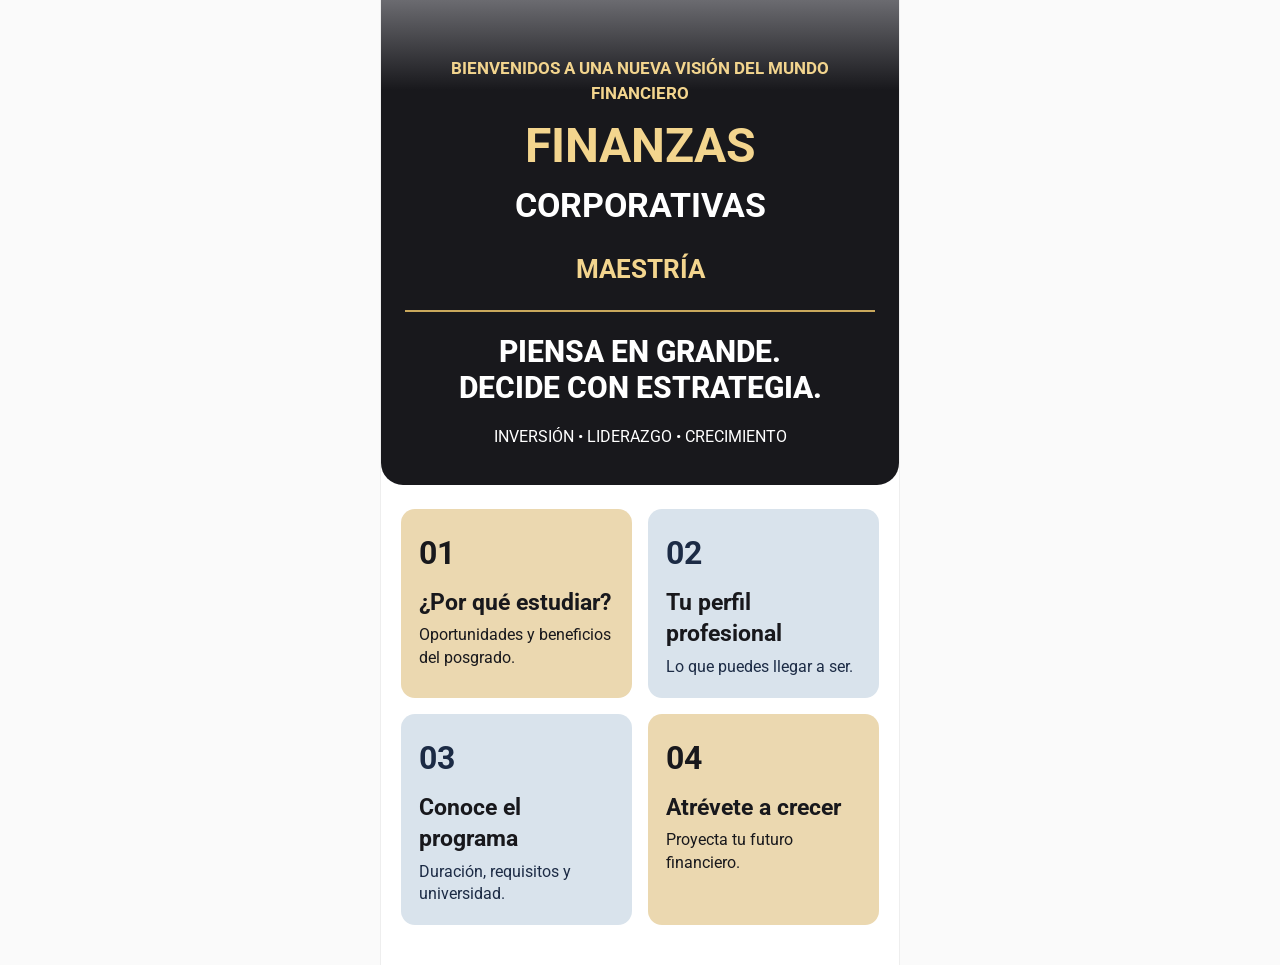
<file: index.html>
<!DOCTYPE html>
<html lang="es">
<head>
<meta charset="UTF-8">
<meta name="viewport" content="width=device-width, initial-scale=1">
<title>Maestría en Finanzas Corporativas</title>
<link rel="preconnect" href="https://fonts.googleapis.com">
<link href="https://fonts.googleapis.com/css2?family=Roboto:wght@400;500;700;800&display=swap" rel="stylesheet">
<link rel="stylesheet" href="styles.css">
</head>
<body>
<main class="contenedor">
  <header class="portada">
    <p class="saludo">BIENVENIDOS A UNA NUEVA VISIÓN DEL MUNDO FINANCIERO</p>
    <h1>FINANZAS</h1>
    <p class="sub">CORPORATIVAS</p>
    <p class="maestria">MAESTRÍA</p>
    <hr>
    <p class="lema">PIENSA EN GRANDE.<br>DECIDE CON ESTRATEGIA.</p>
    <p class="pilares">INVERSIÓN • LIDERAZGO • CRECIMIENTO</p>
  </header>

  <nav class="rejilla" aria-label="Secciones">
    <a class="tarjeta dorada" href="por-que-estudiar.html">
      <div class="num">01</div><h2>¿Por qué estudiar?</h2><p>Oportunidades y beneficios del posgrado.</p>
    </a>
    <a class="tarjeta azul" href="perfil-profesional.html">
      <div class="num">02</div><h2>Tu perfil profesional</h2><p>Lo que puedes llegar a ser.</p>
    </a>
    <a class="tarjeta azul" href="conoce-el-programa.html">
      <div class="num">03</div><h2>Conoce el programa</h2><p>Duración, requisitos y universidad.</p>
    </a>
    <a class="tarjeta dorada" href="atrevete-a-crecer.html">
      <div class="num">04</div><h2>Atrévete a crecer</h2><p>Proyecta tu futuro financiero.</p>
    </a>
  </nav>
</main>
<script src="script.js"></script>
</body>
</html>
</file>
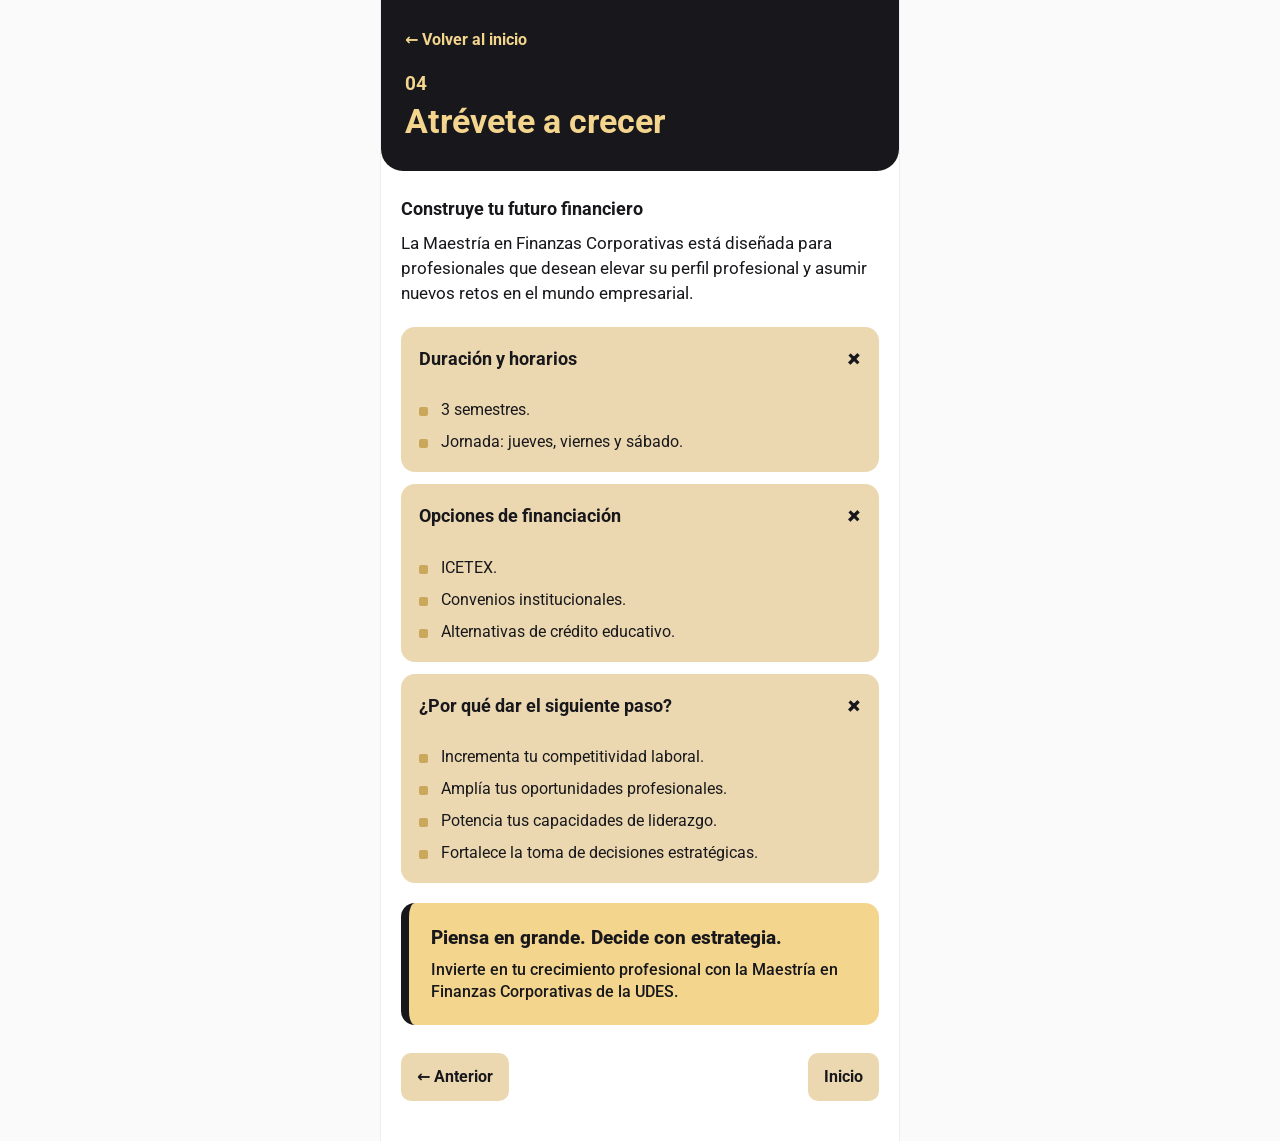
<file: atrevete-a-crecer.html>
<!DOCTYPE html>
<html lang="es">
<head>
<meta charset="UTF-8">
<meta name="viewport" content="width=device-width, initial-scale=1">
<title>Atrévete a crecer | Maestría en Finanzas Corporativas</title>
<link rel="preconnect" href="https://fonts.googleapis.com">
<link href="https://fonts.googleapis.com/css2?family=Roboto:wght@400;500;700;800&display=swap" rel="stylesheet">
<link rel="stylesheet" href="styles.css">
</head>
<body class="tema-dorado">
<main class="contenedor">
  <header class="cabecera-int">
    <a class="volver" href="index.html">← Volver al inicio</a>
    <div class="num">04</div>
    <h1>Atrévete a crecer</h1>
  </header>
  <p class="destacado">Construye tu futuro financiero</p>
  <p class="intro">La Maestría en Finanzas Corporativas está diseñada para profesionales que desean elevar su perfil profesional y asumir nuevos retos en el mundo empresarial.</p>
  <div class="acordeon">
    <section class="item"><button aria-expanded="true">Duración y horarios</button><div class="panel"><div><ul><li>3 semestres.</li><li>Jornada: jueves, viernes y sábado.</li></ul></div></div></section>
    <section class="item"><button aria-expanded="true">Opciones de financiación</button><div class="panel"><div><ul><li>ICETEX.</li><li>Convenios institucionales.</li><li>Alternativas de crédito educativo.</li></ul></div></div></section>
    <section class="item"><button aria-expanded="true">¿Por qué dar el siguiente paso?</button><div class="panel"><div><ul><li>Incrementa tu competitividad laboral.</li><li>Amplía tus oportunidades profesionales.</li><li>Potencia tus capacidades de liderazgo.</li><li>Fortalece la toma de decisiones estratégicas.</li></ul></div></div></section>
  </div>
  <div class="mensaje">
    <p>Piensa en grande. Decide con estrategia.</p>
    <p>Invierte en tu crecimiento profesional con la Maestría en Finanzas Corporativas de la UDES.</p>
  </div>
  <nav class="siguiente" aria-label="Navegación"><a href="conoce-el-programa.html">← Anterior</a><a href="index.html">Inicio</a></nav>
</main>
<script src="script.js"></script>
</body>
</html>
</file>
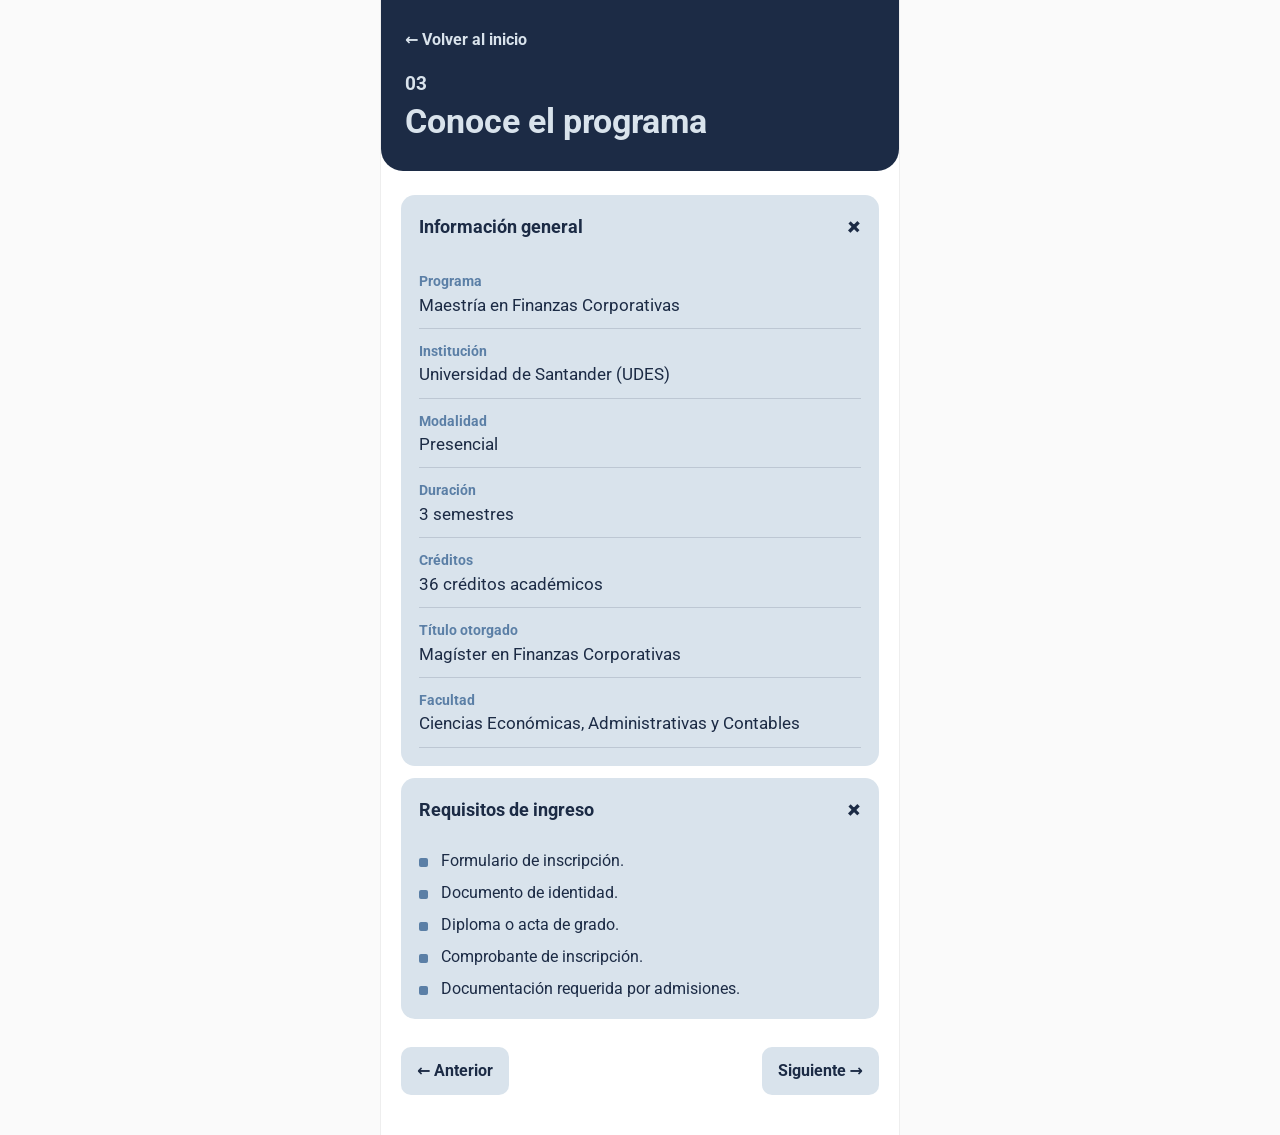
<file: conoce-el-programa.html>
<!DOCTYPE html>
<html lang="es">
<head>
<meta charset="UTF-8">
<meta name="viewport" content="width=device-width, initial-scale=1">
<title>Conoce el programa | Maestría en Finanzas Corporativas</title>
<link rel="preconnect" href="https://fonts.googleapis.com">
<link href="https://fonts.googleapis.com/css2?family=Roboto:wght@400;500;700;800&display=swap" rel="stylesheet">
<link rel="stylesheet" href="styles.css">
</head>
<body class="tema-azul">
<main class="contenedor">
  <header class="cabecera-int">
    <a class="volver" href="index.html">← Volver al inicio</a>
    <div class="num">03</div>
    <h1>Conoce el programa</h1>
  </header>
  <div class="acordeon">
    <section class="item"><button aria-expanded="true">Información general</button><div class="panel"><div><dl class="ficha"><dt>Programa</dt><dd>Maestría en Finanzas Corporativas</dd><dt>Institución</dt><dd>Universidad de Santander (UDES)</dd><dt>Modalidad</dt><dd>Presencial</dd><dt>Duración</dt><dd>3 semestres</dd><dt>Créditos</dt><dd>36 créditos académicos</dd><dt>Título otorgado</dt><dd>Magíster en Finanzas Corporativas</dd><dt>Facultad</dt><dd>Ciencias Económicas, Administrativas y Contables</dd></dl></div></div></section>
    <section class="item"><button aria-expanded="true">Requisitos de ingreso</button><div class="panel"><div><ul><li>Formulario de inscripción.</li><li>Documento de identidad.</li><li>Diploma o acta de grado.</li><li>Comprobante de inscripción.</li><li>Documentación requerida por admisiones.</li></ul></div></div></section>
  </div>
  <nav class="siguiente" aria-label="Navegación"><a href="perfil-profesional.html">← Anterior</a><a href="atrevete-a-crecer.html">Siguiente →</a></nav>
</main>
<script src="script.js"></script>
</body>
</html>
</file>
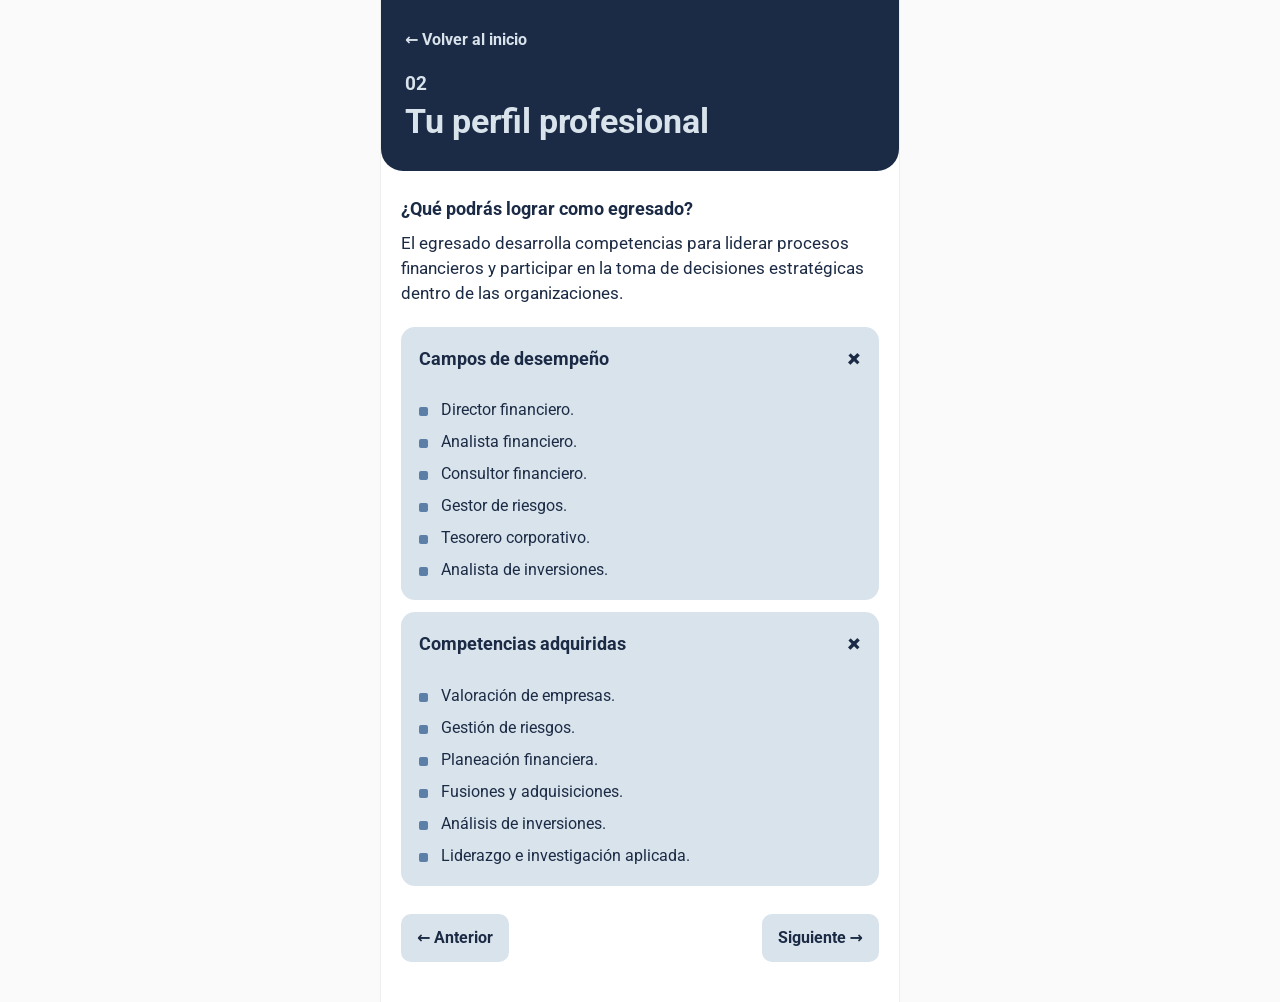
<file: perfil-profesional.html>
<!DOCTYPE html>
<html lang="es">
<head>
<meta charset="UTF-8">
<meta name="viewport" content="width=device-width, initial-scale=1">
<title>Tu perfil profesional | Maestría en Finanzas Corporativas</title>
<link rel="preconnect" href="https://fonts.googleapis.com">
<link href="https://fonts.googleapis.com/css2?family=Roboto:wght@400;500;700;800&display=swap" rel="stylesheet">
<link rel="stylesheet" href="styles.css">
</head>
<body class="tema-azul">
<main class="contenedor">
  <header class="cabecera-int">
    <a class="volver" href="index.html">← Volver al inicio</a>
    <div class="num">02</div>
    <h1>Tu perfil profesional</h1>
  </header>
  <p class="destacado">¿Qué podrás lograr como egresado?</p>
  <p class="intro">El egresado desarrolla competencias para liderar procesos financieros y participar en la toma de decisiones estratégicas dentro de las organizaciones.</p>
  <div class="acordeon">
    <section class="item"><button aria-expanded="true">Campos de desempeño</button><div class="panel"><div><ul><li>Director financiero.</li><li>Analista financiero.</li><li>Consultor financiero.</li><li>Gestor de riesgos.</li><li>Tesorero corporativo.</li><li>Analista de inversiones.</li></ul></div></div></section>
    <section class="item"><button aria-expanded="true">Competencias adquiridas</button><div class="panel"><div><ul><li>Valoración de empresas.</li><li>Gestión de riesgos.</li><li>Planeación financiera.</li><li>Fusiones y adquisiciones.</li><li>Análisis de inversiones.</li><li>Liderazgo e investigación aplicada.</li></ul></div></div></section>
  </div>
  <nav class="siguiente" aria-label="Navegación"><a href="por-que-estudiar.html">← Anterior</a><a href="conoce-el-programa.html">Siguiente →</a></nav>
</main>
<script src="script.js"></script>
</body>
</html>
</file>
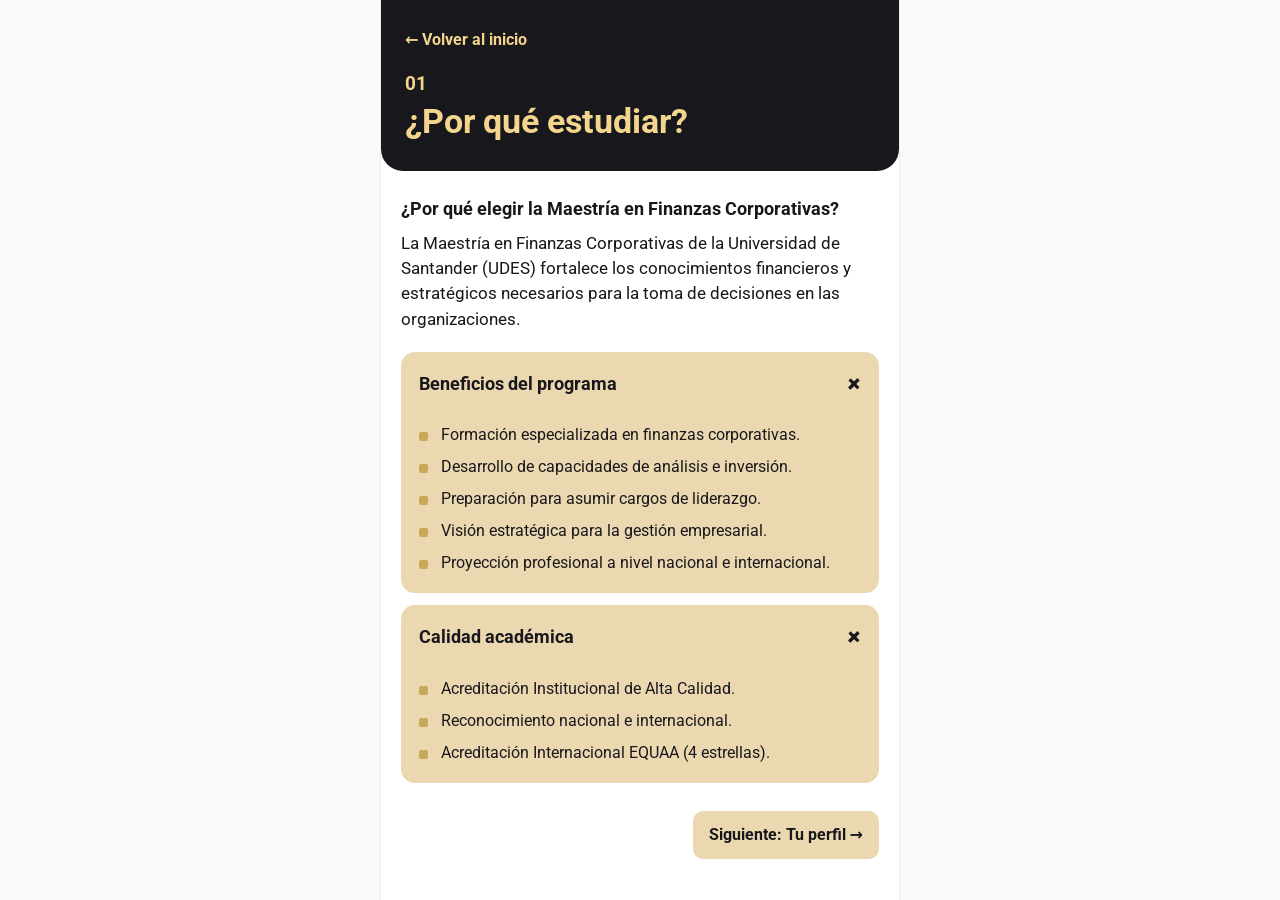
<file: por-que-estudiar.html>
<!DOCTYPE html>
<html lang="es">
<head>
<meta charset="UTF-8">
<meta name="viewport" content="width=device-width, initial-scale=1">
<title>¿Por qué estudiar? | Maestría en Finanzas Corporativas</title>
<link rel="preconnect" href="https://fonts.googleapis.com">
<link href="https://fonts.googleapis.com/css2?family=Roboto:wght@400;500;700;800&display=swap" rel="stylesheet">
<link rel="stylesheet" href="styles.css">
</head>
<body class="tema-dorado">
<main class="contenedor">
  <header class="cabecera-int">
    <a class="volver" href="index.html">← Volver al inicio</a>
    <div class="num">01</div>
    <h1>¿Por qué estudiar?</h1>
  </header>
  <p class="destacado">¿Por qué elegir la Maestría en Finanzas Corporativas?</p>
  <p class="intro">La Maestría en Finanzas Corporativas de la Universidad de Santander (UDES) fortalece los conocimientos financieros y estratégicos necesarios para la toma de decisiones en las organizaciones.</p>
  <div class="acordeon">
    <section class="item"><button aria-expanded="true">Beneficios del programa</button><div class="panel"><div><ul><li>Formación especializada en finanzas corporativas.</li><li>Desarrollo de capacidades de análisis e inversión.</li><li>Preparación para asumir cargos de liderazgo.</li><li>Visión estratégica para la gestión empresarial.</li><li>Proyección profesional a nivel nacional e internacional.</li></ul></div></div></section>
    <section class="item"><button aria-expanded="true">Calidad académica</button><div class="panel"><div><ul><li>Acreditación Institucional de Alta Calidad.</li><li>Reconocimiento nacional e internacional.</li><li>Acreditación Internacional EQUAA (4 estrellas).</li></ul></div></div></section>
  </div>
  <nav class="siguiente" aria-label="Navegación"><span></span><a href="perfil-profesional.html">Siguiente: Tu perfil →</a></nav>
</main>
<script src="script.js"></script>
</body>
</html>
</file>
<file: styles.css>
:root{
  --negro:#18181c; --dorado:#f3d58e; --dorado-claro:#ebd8b0; --linea:#c9a85c;
  --azul-claro:#d9e3ec; --azul-oscuro:#1c2b45; --azul-medio:#5b7fa6; --blanco:#fff; --fondo:#fafafa;
}
*{box-sizing:border-box;margin:0;padding:0}
html{scroll-behavior:smooth}
body{font-family:"Roboto",system-ui,-apple-system,"Segoe UI",Arial,sans-serif;background:var(--fondo);color:var(--negro);line-height:1.5}
.contenedor{max-width:520px;margin:0 auto;padding:0 20px 40px;background:var(--blanco);min-height:100vh;border-left:1px solid #eee;border-right:1px solid #eee}
a{color:inherit;text-decoration:none}
:focus-visible{outline:3px solid var(--linea);outline-offset:3px}

/* Portada */
.portada{background:linear-gradient(#6b6b70 0,var(--negro) 90px);color:var(--blanco);text-align:center;padding:56px 24px 36px;border-radius:0 0 22px 22px;margin:0 -20px 24px}
.portada .saludo{color:var(--dorado);font-weight:700;font-size:1.05rem}
.portada h1{font-size:3rem;line-height:1.1;color:var(--dorado);margin-top:14px}
.portada .sub{font-size:2.1rem;font-weight:700;margin-top:8px}
.portada .maestria{color:var(--dorado);font-size:1.6rem;font-weight:700;margin-top:18px}
.portada hr{border:0;border-top:2px solid var(--linea);margin:22px 0}
.portada .lema{font-size:1.9rem;font-weight:800;line-height:1.2}
.portada .pilares{font-size:1rem;margin-top:18px}

.rejilla{display:grid;grid-template-columns:1fr 1fr;gap:16px}
.tarjeta{display:block;border-radius:14px;padding:20px 18px;min-height:170px;transition:transform .2s,box-shadow .2s}
.tarjeta:hover,.tarjeta:focus-visible{transform:translateY(-4px);box-shadow:0 10px 22px rgba(0,0,0,.14)}
.tarjeta .num{font-size:2rem;font-weight:700}
.tarjeta h2{font-size:1.45rem;line-height:1.35;margin:10px 0 6px}
.tarjeta p{font-size:1rem;line-height:1.4}
.dorada{background:var(--dorado-claro)}
.azul{background:var(--azul-claro);color:var(--azul-oscuro)}
.azul h2{color:var(--negro)}

/* Temas de subpágina: dorado (01, 04) y azul (02, 03) */
.tema-dorado{--cab-fondo:var(--negro);--cab-titulo:var(--dorado);--cab-texto:var(--blanco);--item:var(--dorado-claro);--texto:var(--negro);--acento:var(--linea)}
.tema-azul{--cab-fondo:var(--azul-oscuro);--cab-titulo:var(--azul-claro);--cab-texto:var(--blanco);--item:var(--azul-claro);--texto:var(--azul-oscuro);--acento:var(--azul-medio)}

.cabecera-int{background:var(--cab-fondo);color:var(--cab-texto);margin:0 -20px 24px;padding:28px 24px 30px;border-radius:0 0 22px 22px}
.volver{display:inline-block;color:var(--cab-titulo);font-weight:700;margin-bottom:18px}
.volver:hover{text-decoration:underline}
.cabecera-int .num{color:var(--cab-titulo);font-size:1.2rem;font-weight:700}
.cabecera-int h1{color:var(--cab-titulo);font-size:2.1rem;line-height:1.15;margin:4px 0 0}
.destacado{font-size:1.15rem;font-weight:700;margin-bottom:8px;color:var(--texto)}
.intro{font-size:1.05rem;margin-bottom:20px;color:var(--texto)}

/* Bloques desplegables */
.acordeon{display:flex;flex-direction:column;gap:12px}
.item{border-radius:14px;overflow:hidden;background:var(--item);color:var(--texto)}
.item button{width:100%;display:flex;justify-content:space-between;align-items:center;gap:12px;padding:18px;border:0;background:none;font:inherit;font-size:1.15rem;font-weight:700;text-align:left;cursor:pointer;color:inherit}
.item button::after{content:"+";font-size:1.6rem;line-height:1;transition:transform .25s}
.item button[aria-expanded="true"]::after{transform:rotate(45deg)}
.panel{display:grid;grid-template-rows:0fr;transition:grid-template-rows .3s}
.panel>div{overflow:hidden}
.item button[aria-expanded="true"]+.panel{grid-template-rows:1fr}
.panel ul{list-style:none;padding:0 18px 18px}
.panel li{position:relative;padding-left:22px;margin-top:8px}
.panel li::before{content:"";position:absolute;left:0;top:.55em;width:9px;height:9px;border-radius:2px;background:var(--acento)}

/* Ficha de datos (página 03) */
.ficha{display:grid;grid-template-columns:1fr;padding:0 18px 18px}
.ficha dt{font-size:.9rem;font-weight:700;color:var(--acento);margin-top:12px}
.ficha dd{font-size:1.05rem;padding-bottom:10px;border-bottom:1px solid rgba(28,43,69,.15)}

/* Mensaje final (página 04) */
.mensaje{margin-top:20px;padding:22px;border-radius:14px;background:var(--dorado);border-left:8px solid var(--negro);font-size:1.2rem;font-weight:800;line-height:1.35}
.mensaje p+p{margin-top:8px;font-size:1rem;font-weight:500}

/* Navegación entre páginas */
.siguiente{display:flex;justify-content:space-between;gap:12px;margin-top:28px;font-weight:700}
.siguiente a{padding:12px 16px;border-radius:10px;background:var(--item);color:var(--texto)}
.siguiente a:hover{filter:brightness(.95)}

@media (max-width:380px){.portada h1{font-size:2.4rem}.portada .sub{font-size:1.7rem}.portada .lema{font-size:1.5rem}.tarjeta h2{font-size:1.2rem}}
@media (prefers-reduced-motion:reduce){*{transition:none!important;scroll-behavior:auto!important}}
</file>
